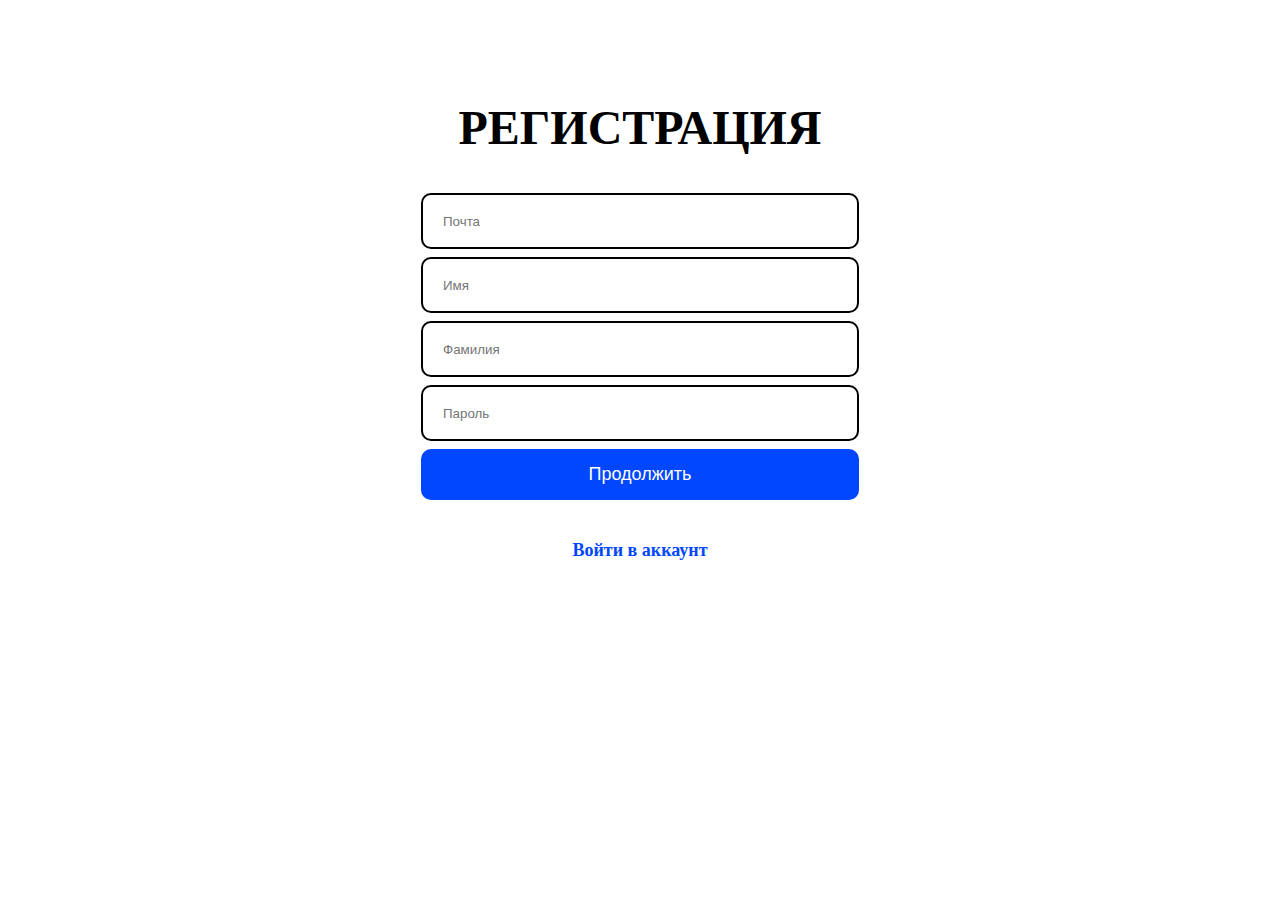
<file: index.html>
<!DOCTYPE html>
<html lang="en">

<head>
   <meta charset="UTF-8">
   <meta http-equiv="X-UA-Compatible" content="IE=edge">
   <meta name="viewport" content="width=device-width, initial-scale=1.0">
   <link rel="stylesheet" href="./css/style.css">
   <title>Document</title>
</head>

<body id="register">
   
   <div class="wrapper">
      <h1 class="register">РЕГИСТРАЦИЯ</h1>
         <form>
            <input type="text" id="inp" placeholder="Почта" class="inp" name="mail">
            <input type="text" id="inp" placeholder="Имя" class="inp name" name="name">
            <input type="text" id="inp" placeholder="Фамилия" class="inp" name="surname">
            <input type="text" id="inp" placeholder="Пароль" class="inp" name="password">
            <button class="btn">Продолжить</button>
            <a href="./index2.html">Войти в аккаунт</a>
         </form>
   </div>

   <script src="./js/script.js"></script>
</body>

</html>
</file>
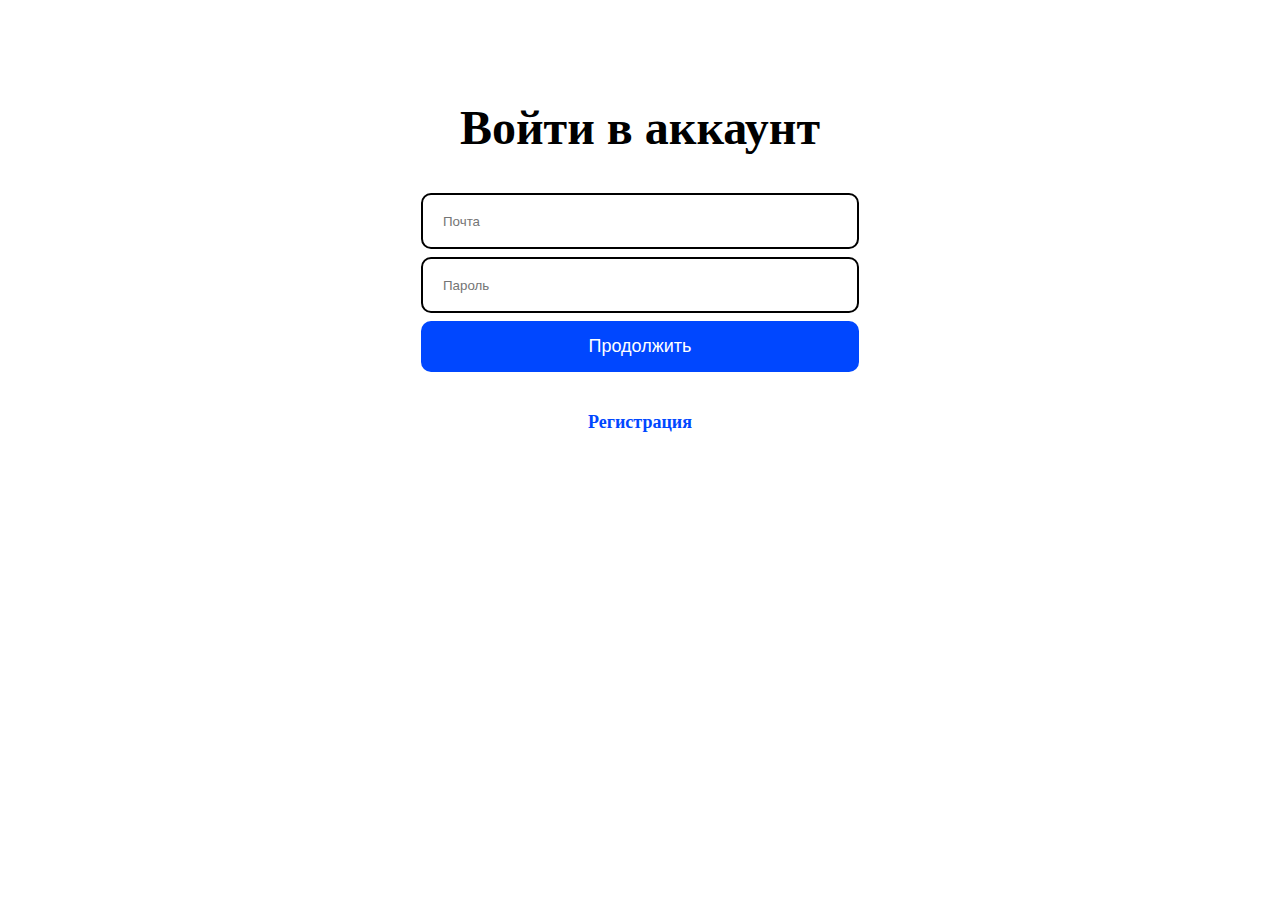
<file: index2.html>
<!DOCTYPE html>
<html lang="en">

<head>
   <meta charset="UTF-8">
   <meta http-equiv="X-UA-Compatible" content="IE=edge">
   <meta name="viewport" content="width=device-width, initial-scale=1.0">
   <link rel="stylesheet" href="./css/style2.css">
   <title>Document</title>
</head>

<body id="sign">

   <div class="wrapper">
      <h1 class="register">Войти в аккаунт</h1>
         <form name="form">
            <input type="text" placeholder="Почта" class="inp mail">
            <input type="text" placeholder="Пароль" class="inp password">
            <button class="btn proceed">Продолжить</button>
            
            <a href="./index.html">Регистрация</a>
         </form>
   </div>

   <script src="./js/script.js"></script>
</body>

</html>
</file>
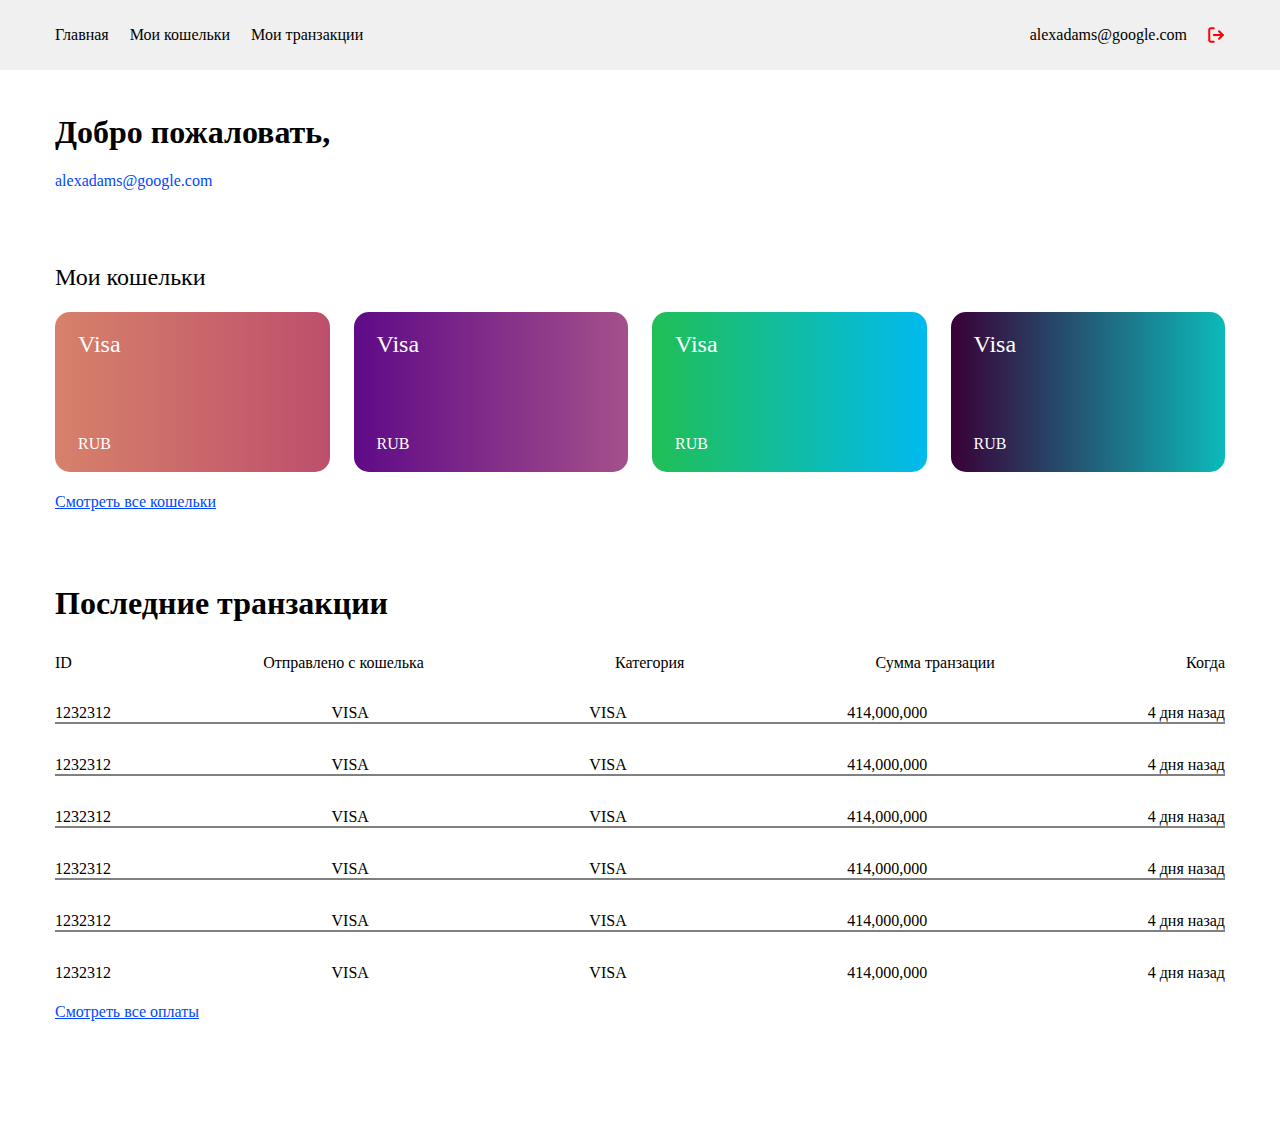
<file: index3.html>
<!DOCTYPE html>
<html lang="en">

<head>
   <meta charset="UTF-8">
   <meta http-equiv="X-UA-Compatible" content="IE=edge">
   <meta name="viewport" content="width=device-width, initial-scale=1.0">
   <link rel="stylesheet" href="./css/style3.css">
   <title>Document</title>
</head>

<body id="home">

   <div class="wrapper">
      <header>
         <div class="header__container">
            <nav>
               <ul>
                  <li>Главная</li>
                  <li>Мои кошельки</li>
                  <li>Мои транзакции</li>
               </ul>
            </nav>
            <div class="email">
               <span>alexadams@google.com</span>
               <img  class="exit" src="./img/log-out (1) 1.svg">
            </div>
         </div>
      </header>

      <main>
         <div class="main__container">

            <div class="user">
               <h1>Добро пожаловать, <span class="user1"></span></h1>
               <a href="#">alexadams@google.com</a>
            </div>

            <div class="wallets">
               <span>Мои кошельки</span>

               <div class="block_cards">
                  <div class="card">
                     <p class="visa">Visa</p>
                     <p>RUB</p>
                  </div>
                  <div class="card card1">
                     <p class="visa">Visa</p>
                     <p>RUB</p>
                  </div>
                  <div class="card card2">
                     <p class="visa">Visa</p>
                     <p>RUB</p>
                  </div>
                  <div class="card card3">
                     <p class="visa">Visa</p>
                     <p>RUB</p>
                  </div>
               </div>

               <a href="#">Смотреть все кошельки</a>
            </div>

            <div class="latest_transactions">
               <h1>Последние транзакции</h1>

               <div class="transactions">
                  <div class="info">
                     <p class="id">ID</p>
                     <p class="wallet">Отправлено с кошелька</p>
                     <p class="Category">Категория</p>
                     <p class="sum">Сумма транзации</p>
                     <p class="when">Когда</p>
                  </div>
                  <div class="info">
                     <p class="id">1232312</p>
                     <p class="wallet">VISA</p>
                     <p class="Category">VISA</p>
                     <p class="sum">414,000,000</p>
                     <p class="when">4 дня назад</p>
                  </div>
                  <hr>
                  <div class="info">
                     <p class="id">1232312</p>
                     <p class="wallet">VISA</p>
                     <p class="Category">VISA</p>
                     <p class="sum">414,000,000</p>
                     <p class="when">4 дня назад</p>
                  </div>
                  <hr>
                  <div class="info">
                     <p class="id">1232312</p>
                     <p class="wallet">VISA</p>
                     <p class="Category">VISA</p>
                     <p class="sum">414,000,000</p>
                     <p class="when">4 дня назад</p>
                  </div>
                  <hr>
                  <div class="info">
                     <p class="id">1232312</p>
                     <p class="wallet">VISA</p>
                     <p class="Category">VISA</p>
                     <p class="sum">414,000,000</p>
                     <p class="when">4 дня назад</p>
                  </div>
                  <hr>
                  <div class="info">
                     <p class="id">1232312</p>
                     <p class="wallet">VISA</p>
                     <p class="Category">VISA</p>
                     <p class="sum">414,000,000</p>
                     <p class="when">4 дня назад</p>
                  </div>
                  <hr>
                  <div class="info">
                     <p class="id">1232312</p>
                     <p class="wallet">VISA</p>
                     <p class="Category">VISA</p>
                     <p class="sum">414,000,000</p>
                     <p class="when">4 дня назад</p>
                  </div>

               </div>
               <a href="#">Смотреть все оплаты</a>
            </div>
         </div>
      </main>
   </div>

   <script src="./js/script.js"></script>
</body>

</html>
</file>
<file: css/style.css>
* {
   margin: 0;
   padding: 0;
   box-sizing: border-box;
}

ul,
ol,
li {
   list-style: none;
}

/* ================================================= */

.wrapper {
   width: fit-content;
   height: fit-content;
   margin: 100px auto;
}

.register {
   font-size: 48px;
   font-weight: bold;
   text-align: center;
   margin-bottom: 38px;
}

form {
   display: flex;
   flex-direction: column;
   gap: 8px;
}

.inp {
   width: 438px;
   height: 56px;
   border-radius: 10px;
   padding: 10px 20px;
   border: 2px solid black;
   outline: none;
}

.btn {
   border: none;
   border-radius: 10px;
   background-color: #0047FF;
   padding: 15px 20px;
   cursor: pointer;
   color: white;
   font-size: 18px;
   margin-bottom: 32px;
}

a {
   color: #0047FF;
   font-size: 18px;
   font-weight: bold;
   text-decoration: none;
   text-align: center;
}
</file>
<file: css/style2.css>
* {
   margin: 0;
   padding: 0;
   box-sizing: border-box;
}

ul,
ol,
li {
   list-style: none;
}

/* ================================================= */

.wrapper {
   width: fit-content;
   height: fit-content;
   margin: 100px auto;
}

.register {
   font-size: 48px;
   font-weight: bold;
   text-align: center;
   margin-bottom: 38px;
}

form {
   display: flex;
   flex-direction: column;
   gap: 8px;
}

.inp {
   width: 438px;
   height: 56px;
   border-radius: 10px;
   padding: 10px 20px;
   border: 2px solid black;
   outline: none;
}

.btn {
   border: none;
   border-radius: 10px;
   background-color: #0047FF;
   padding: 15px 20px;
   cursor: pointer;
   color: white;
   font-size: 18px;
   margin-bottom: 32px;
}

a {
   color: #0047FF;
   font-size: 18px;
   font-weight: bold;
   text-decoration: none;
   text-align: center;
}
</file>
<file: css/style3.css>
* {
   margin: 0;
   padding: 0;
   box-sizing: border-box;
}

ul,
ol,
li {
   list-style: none;
}

a {
   color: #0047FF;
}

body {
   padding-bottom: 100px;
}

/* =================================================== */

[class*="__container"] {
   max-width: 1200px;
   margin: 0 auto;
   padding: 0 15px;
}

/* =================================================== */

.wrapper {
   margin: 0 auto;
}

header {
   width: 100%;
   background-color: #F0F0F0;
}

.header__container {
   display: flex;
   height: 70px;
   align-items: center;
   justify-content: space-between;
}

ul {
   display: flex;
   gap: 21px;
}

.exit {
   cursor: pointer;
}

.email {
   display: flex;
   gap: 20px;
}

.email span img {
   display: block;
}

.user {
   margin-top: 44px;
}

.user a {
   display: block;
   margin-top: 11px;
   text-decoration: none;
   margin-bottom: 74px;
}

.wallets span {
   display: block;
   margin-bottom: 21px;
   font-size: 24px;
}

.block_cards {
   margin-bottom: 21px;
   display: flex;
   gap: 24px;
}

.card {
   width: 282px;
   height: 160px;
   padding: 19px 23px;
   display: flex;
   flex-direction: column;
   justify-content: space-between;
   border-radius: 15px;
   color: white;
   background-image: linear-gradient(to right, #D7816A, #BD4F6C);
}

.card1 {
   background-image: linear-gradient(to right, #5F0A87, #A4508B);
}

.card2 {
   background-image: linear-gradient(to right, #20BF55, #01BAEF);
}

.card3 {
   background-image: linear-gradient(to right, #380036, #0CBABA);
}

.visa {
   font-size: 24px;
}

.latest_transactions {
   margin-top: 74px;
}

.info {
   width: 100%;
   display: flex;
   justify-content: space-between;
   align-items: center;
   margin-top: 32px;
}

hr {
   width: 100%;
   height: 2px;
   border: none;
   background-color: grey;
}

a:last-child {
   margin-top: 21px;
   display: block;
}
</file>
